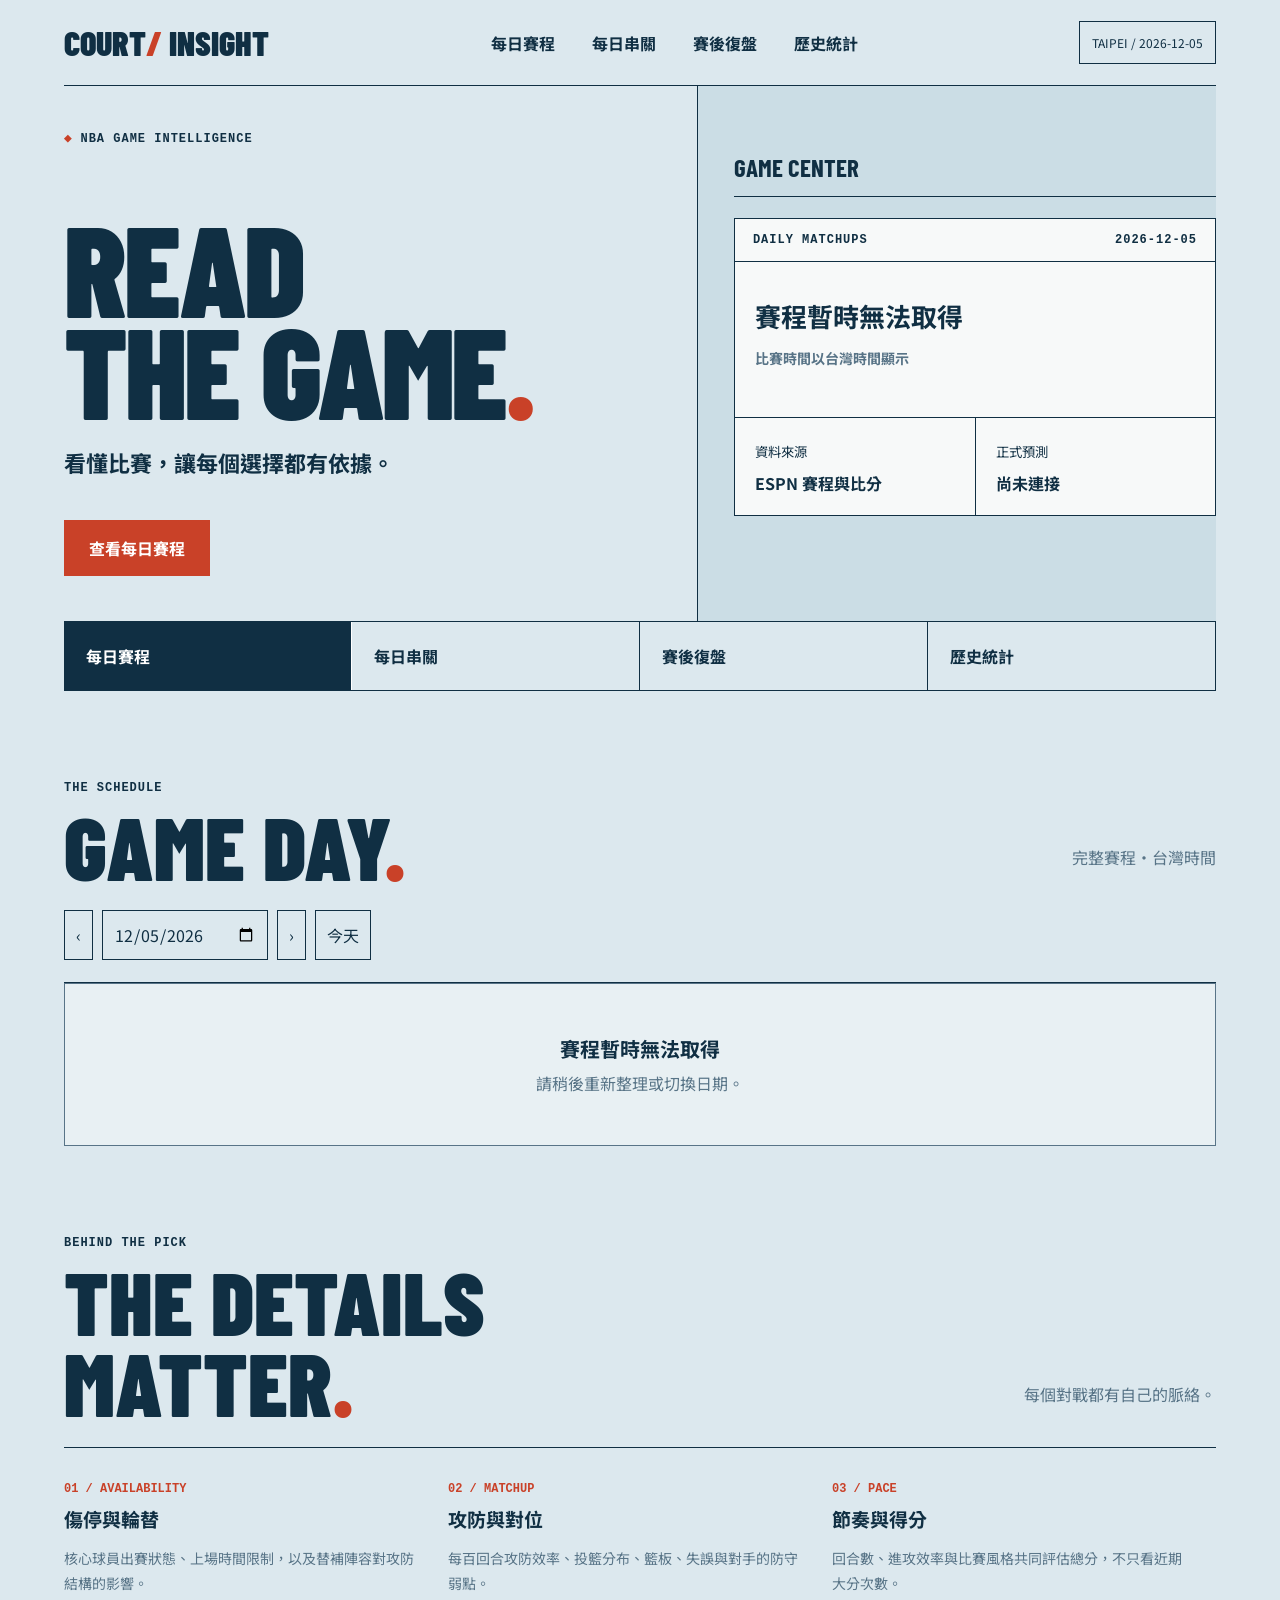
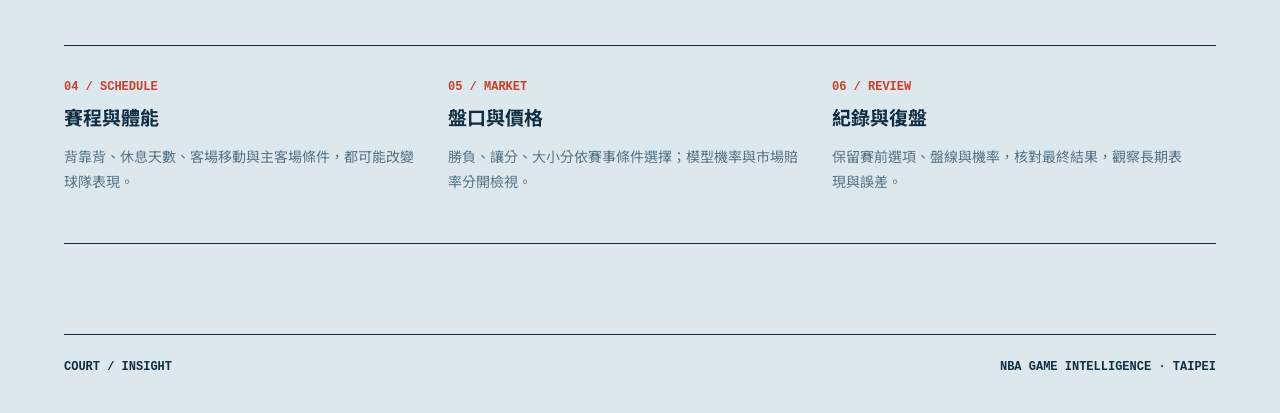
<file: nba-court/index.html>
<!doctype html><html lang="zh-Hant"><meta charset="utf-8"><meta name="viewport" content="width=device-width,initial-scale=1"><title>COURT / INSIGHT</title><style>@import url('https://fonts.googleapis.com/css2?family=Barlow+Condensed:wght@700;900&family=Noto+Sans+TC:wght@400;700;900&display=swap');*{box-sizing:border-box}body{margin:0;background:#dce8ee;color:#102f43;font-family:'Noto Sans TC',sans-serif}.wrap{max-width:1500px;padding:0 5%;margin:auto}header{height:86px;display:flex;align-items:center;justify-content:space-between;border-bottom:1px solid;gap:20px}.brand{font:900 34px 'Barlow Condensed'}em{color:#c94128;font-style:normal}nav{display:flex;gap:25px}button,input{font:inherit;color:inherit;cursor:pointer}nav button{border:0;background:none;font-weight:700}.clock{border:1px solid;padding:12px;font-size:12px}.hero{display:grid;grid-template-columns:1.1fr .9fr;border-bottom:1px solid}.left{padding:45px 5% 45px 0;border-right:1px solid}.tiny{font:700 12px monospace;letter-spacing:1px}.hero h1{font:900 clamp(75px,10vw,150px)/.8 'Barlow Condensed';letter-spacing:-3px;margin:70px 0 25px}.hero p{font-size:22px;font-weight:700}.primary{background:#c94128;color:white;border:0;padding:16px 25px;font-weight:700;margin-top:20px}.right{background:#cbdde5;padding:45px 0 35px 7%}.right h2{font:700 25px 'Barlow Condensed';border-bottom:1px solid;padding-bottom:14px}.card{margin-top:20px;background:#f7f9f9;border:1px solid}.cardtop{padding:14px 18px;border-bottom:1px solid;display:flex;justify-content:space-between}.cardbody{padding:35px 20px}.cardbody strong{font-size:26px}.cardbody p{color:#587487;font-size:14px}.grid{display:grid;grid-template-columns:1fr 1fr;border-top:1px solid}.grid div{padding:20px}.grid div+div{border-left:1px solid}.grid b{display:block;margin-top:9px}.tabs{display:grid;grid-template-columns:repeat(4,1fr);border-bottom:1px solid}.tabs button{padding:22px;text-align:left;background:transparent;border:0;border-right:1px solid;font-weight:700}.tabs button.active{background:#102f43;color:white}.content{padding:90px 0}.heading{display:flex;justify-content:space-between;align-items:end;margin-bottom:25px}.heading h2{font:900 clamp(55px,7vw,95px)/.9 'Barlow Condensed';margin:10px 0 0}.heading p{color:#587487}.controls{display:flex;gap:9px}.controls button,.controls input{border:1px solid;background:transparent;padding:11px}.games{margin-top:22px;border-top:1px solid}.game{display:grid;grid-template-columns:145px 1fr 95px 1fr 100px;align-items:center;gap:12px;border-bottom:1px solid;padding:22px 10px}.team{display:flex;align-items:center;gap:10px;font-size:19px;font-weight:900}.team.away{justify-content:flex-end;text-align:right}.team img{width:42px;height:42px;object-fit:contain}.score{text-align:center;font:700 28px 'Barlow Condensed'}.status{text-align:right;font-size:13px}.empty{padding:50px;border:1px solid;background:#e8f0f3;text-align:center;color:#587487}.empty strong{display:block;color:#102f43;font-size:20px;margin-bottom:8px}.factors{display:grid;grid-template-columns:repeat(3,1fr);border-top:1px solid}.factor{padding:25px 30px 35px 0;border-bottom:1px solid}.factor small{color:#c94128;font:700 12px monospace}.factor h3{margin:8px 0;font-size:19px}.factor p{line-height:1.8;color:#587487;font-size:14px;max-width:350px}footer{border-top:1px solid;padding:25px 0 40px;font:700 12px monospace;display:flex;justify-content:space-between}[hidden]{display:none!important}@media(max-width:800px){header{height:auto;flex-wrap:wrap;padding:18px 0}nav{order:3;width:100%;overflow:auto;white-space:nowrap}.hero{grid-template-columns:1fr}.left{border-right:0;padding:35px 0}.hero h1{margin:50px 0 25px}.right{padding:25px}.tabs{grid-template-columns:1fr 1fr}.tabs button{border-bottom:1px solid}.content{padding:65px 0}.heading{display:block}.game{grid-template-columns:1fr 55px 1fr}.date,.status{grid-column:1/4}.status{text-align:left}.team{font-size:14px}.team img{width:28px;height:28px}.factors{grid-template-columns:1fr}}dialog{max-width:850px;width:calc(100% - 32px);max-height:85vh;border:1px solid #102f43;padding:28px;background:#eef4f6;color:#102f43}dialog::backdrop{background:#071d2ba8}.dialog-head{display:flex;justify-content:space-between;border-bottom:1px solid;padding-bottom:15px}.dialog-head button{border:0;background:none;font-size:20px}.detail-title{font-weight:900;font-size:24px;margin:25px 0 10px}.detail-note{font-size:14px;color:#587487}.detail-table{border-top:1px solid;margin-top:25px}.detail-row{display:grid;grid-template-columns:1fr 1fr 1fr;gap:12px;padding:12px;border-bottom:1px solid #a7bdc7}.detail-columns{display:grid;grid-template-columns:1fr 1fr;gap:30px}.recent-row{display:flex;justify-content:space-between;border-bottom:1px solid #bccdd5;padding:10px 0;font-size:14px}.detail-warning{padding:20px;background:#dce8ee;margin-top:25px;font-size:14px}.detail-warning a{color:#a53522}.detail-button{border:1px solid #102f43;background:transparent;padding:6px;margin-top:8px;font-size:12px}@media(max-width:600px){.detail-columns{grid-template-columns:1fr}.detail-title{font-size:19px}}</style><body><div class="wrap"><header><div class="brand">COURT<em>/</em> INSIGHT</div><nav><button data-view="games">&#27599;&#26085;&#36093;&#31243;</button><button data-view="parlay">&#27599;&#26085;&#20018;&#38364;</button><button data-view="review">&#36093;&#24460;&#24489;&#30436;</button><button data-view="stats">&#27511;&#21490;&#32113;&#35336;</button></nav><div class="clock">TAIPEI / <span id="today"></span></div></header><section class="hero"><div class="left"><div class="tiny"><em>&#9670;</em> NBA GAME INTELLIGENCE</div><h1>READ<br>THE GAME<em>.</em></h1><p>&#30475;&#25026;&#27604;&#36093;&#65292;&#35731;&#27599;&#20491;&#36984;&#25799;&#37117;&#26377;&#20381;&#25818;&#12290;</p><button class="primary" id="explore">&#26597;&#30475;&#27599;&#26085;&#36093;&#31243;</button></div><div class="right"><h2>GAME CENTER</h2><div class="card"><div class="cardtop tiny"><span>DAILY MATCHUPS</span><span id="hero-date"></span></div><div class="cardbody"><strong id="hero-title">&#27491;&#22312;&#36617;&#20837;&#36093;&#31243;</strong><p>&#27604;&#36093;&#26178;&#38291;&#20197;&#21488;&#28771;&#26178;&#38291;&#39023;&#31034;</p></div><div class="grid"><div><small>&#36039;&#26009;&#20358;&#28304;</small><b>ESPN &#36093;&#31243;&#33287;&#27604;&#20998;</b></div><div><small>&#27491;&#24335;&#38928;&#28204;</small><b>&#23578;&#26410;&#36899;&#25509;</b></div></div></div></div></section><div class="tabs"><button data-view="games" class="active">&#27599;&#26085;&#36093;&#31243;</button><button data-view="parlay">&#27599;&#26085;&#20018;&#38364;</button><button data-view="review">&#36093;&#24460;&#24489;&#30436;</button><button data-view="stats">&#27511;&#21490;&#32113;&#35336;</button></div><main class="content" id="main"><div class="heading"><div><div class="tiny" id="kicker">THE SCHEDULE</div><h2 id="title">GAME DAY<em>.</em></h2></div><p id="subtitle">&#23436;&#25972;&#36093;&#31243;&#12539;&#21488;&#28771;&#26178;&#38291;</p></div><div id="games"><div class="controls"><button id="prev">&#8249;</button><input type="date" id="date" aria-label="&#36984;&#25799;&#26085;&#26399;"><button id="next">&#8250;</button><button id="now">&#20170;&#22825;</button></div><div id="list" class="games"></div></div><div id="parlay" hidden><div class="empty"><strong>&#23578;&#28961;&#27491;&#24335;&#20018;&#38364;</strong>&#27491;&#24335;&#38928;&#28204;&#36039;&#26009;&#36899;&#25509;&#24460;&#65292;&#39023;&#31034;&#27599;&#19968;&#38364;&#30340;&#36984;&#38917;&#33287;&#36064;&#29575;&#12290;</div></div><div id="review" hidden><div class="empty"><strong>&#23578;&#28961;&#24489;&#30436;&#32000;&#37636;</strong>&#20445;&#30041;&#21407;&#22987;&#38928;&#28204;&#33287;&#26368;&#32066;&#32080;&#26524;&#24460;&#65292;&#36880;&#38364;&#21576;&#29694;&#32080;&#31639;&#33287;&#22238;&#39015;&#12290;</div></div><div id="stats" hidden><div class="empty"><strong>&#23578;&#28961;&#27511;&#21490;&#36039;&#26009;</strong>&#32047;&#31309;&#24050;&#32080;&#31639;&#30340;&#27491;&#24335;&#32000;&#37636;&#24460;&#65292;&#39023;&#31034;&#29609;&#27861;&#34920;&#29694;&#33287;&#27231;&#29575;&#26657;&#28310;&#12290;</div></div></main><section class="content" style="padding-top:0"><div class="heading"><div><div class="tiny">BEHIND THE PICK</div><h2>THE DETAILS<br>MATTER<em>.</em></h2></div><p>&#27599;&#20491;&#23565;&#25136;&#37117;&#26377;&#33258;&#24049;&#30340;&#33032;&#32097;&#12290;</p></div><div class="factors"><article class="factor"><small>01 / AVAILABILITY</small><h3>&#20663;&#20572;&#33287;&#36650;&#26367;</h3><p>&#26680;&#24515;&#29699;&#21729;&#20986;&#36093;&#29376;&#24907;&#12289;&#19978;&#22580;&#26178;&#38291;&#38480;&#21046;&#65292;&#20197;&#21450;&#26367;&#35036;&#38499;&#23481;&#23565;&#25915;&#38450;&#32080;&#27083;&#30340;&#24433;&#38911;&#12290;</p></article><article class="factor"><small>02 / MATCHUP</small><h3>&#25915;&#38450;&#33287;&#23565;&#20301;</h3><p>&#27599;&#30334;&#22238;&#21512;&#25915;&#38450;&#25928;&#29575;&#12289;&#25237;&#31811;&#20998;&#24067;&#12289;&#31811;&#26495;&#12289;&#22833;&#35492;&#33287;&#23565;&#25163;&#30340;&#38450;&#23432;&#24369;&#40670;&#12290;</p></article><article class="factor"><small>03 / PACE</small><h3>&#31680;&#22863;&#33287;&#24471;&#20998;</h3><p>&#22238;&#21512;&#25976;&#12289;&#36914;&#25915;&#25928;&#29575;&#33287;&#27604;&#36093;&#39080;&#26684;&#20849;&#21516;&#35413;&#20272;&#32317;&#20998;&#65292;&#19981;&#21482;&#30475;&#36817;&#26399;&#22823;&#20998;&#27425;&#25976;&#12290;</p></article><article class="factor"><small>04 / SCHEDULE</small><h3>&#36093;&#31243;&#33287;&#39636;&#33021;</h3><p>&#32972;&#38752;&#32972;&#12289;&#20241;&#24687;&#22825;&#25976;&#12289;&#23458;&#22580;&#31227;&#21205;&#33287;&#20027;&#23458;&#22580;&#26781;&#20214;&#65292;&#37117;&#21487;&#33021;&#25913;&#35722;&#29699;&#38538;&#34920;&#29694;&#12290;</p></article><article class="factor"><small>05 / MARKET</small><h3>&#30436;&#21475;&#33287;&#20729;&#26684;</h3><p>&#21213;&#36000;&#12289;&#35731;&#20998;&#12289;&#22823;&#23567;&#20998;&#20381;&#36093;&#20107;&#26781;&#20214;&#36984;&#25799;&#65307;&#27169;&#22411;&#27231;&#29575;&#33287;&#24066;&#22580;&#36064;&#29575;&#20998;&#38283;&#27298;&#35222;&#12290;</p></article><article class="factor"><small>06 / REVIEW</small><h3>&#32000;&#37636;&#33287;&#24489;&#30436;</h3><p>&#20445;&#30041;&#36093;&#21069;&#36984;&#38917;&#12289;&#30436;&#32218;&#33287;&#27231;&#29575;&#65292;&#26680;&#23565;&#26368;&#32066;&#32080;&#26524;&#65292;&#35264;&#23519;&#38263;&#26399;&#34920;&#29694;&#33287;&#35492;&#24046;&#12290;</p></article></div></section><footer><span>COURT / INSIGHT</span><span>NBA GAME INTELLIGENCE &#183; TAIPEI</span></footer></div><script>
const $=s=>document.querySelector(s),tz='Asia/Taipei',iso=x=>new Intl.DateTimeFormat('en-CA',{timeZone:tz,year:'numeric',month:'2-digit',day:'2-digit'}).format(x);$('#date').value=iso(new Date());$('#today').textContent=iso(new Date());const esc=s=>String(s??'').replace(/[&<>\"']/g,c=>({'&':'&amp;','<':'&lt;','>':'&gt;','\"':'&quot;',"'":'&#39;'}[c]));function shift(n){let a=$('#date').value.split('-').map(Number),x=new Date(Date.UTC(a[0],a[1]-1,a[2]+n,12));$('#date').value=x.toISOString().slice(0,10);load()}$('#prev').onclick=()=>shift(-1);$('#next').onclick=()=>shift(1);$('#now').onclick=()=>{$('#date').value=iso(new Date());load()};$('#date').onchange=load;const views={games:['THE SCHEDULE','GAME DAY','\u5b8c\u6574\u8cfd\u7a0b\u30fb\u53f0\u7063\u6642\u9593'],parlay:['THE SELECTIONS','PARLAYS','\u6bcf\u65e5\u4e32\u95dc'],review:['THE REVIEW','GAME REVIEW','\u9010\u95dc\u7d00\u9304\u30fb\u8cfd\u5f8c\u5fa9\u76e4'],stats:['THE RECORD','THE NUMBERS','\u6b77\u53f2\u7d71\u8a08\u30fb\u9577\u671f\u8ffd\u8e64']};function view(v){document.querySelectorAll('[data-view]').forEach(x=>x.classList.toggle('active',x.dataset.view===v));Object.keys(views).forEach(x=>$('#'+x).hidden=x!==v);$('#kicker').textContent=views[v][0];$('#title').innerHTML=views[v][1]+'<em>.</em>';$('#subtitle').textContent=views[v][2]}
</script><script>
document.querySelectorAll('[data-view]').forEach(x=>x.onclick=()=>{view(x.dataset.view);$('#main').scrollIntoView({behavior:'smooth'})});$('#explore').onclick=()=>{view('games');$('#main').scrollIntoView({behavior:'smooth'})};
async function load(){let day=$('#date').value;$('#list').innerHTML='<div class="empty">\u6b63\u5728\u8f09\u5165\u8cfd\u7a0b\u2026</div>';$('#hero-date').textContent=day;try{let x=new Date(day+'T12:00:00Z'),before=new Date(x.getTime()-864e5),after=new Date(x.getTime()+864e5),fmt=t=>t.toISOString().slice(0,10).replaceAll('-','');let results=await Promise.all([before,x,after].map(async d=>{let res=await fetch('https://nba-court-data.onrender.com/api/scoreboard?dates='+fmt(d));if(!res.ok)throw Error('scoreboard unavailable');return res.json()}));let all=results.flatMap(d=>d.events||[]),unique=[...new Map(all.map(e=>[e.id,e])).values()],ev=unique.filter(e=>iso(new Date(e.date))===day).sort((a,b)=>new Date(a.date)-new Date(b.date));$('#hero-title').textContent=ev.length?ev.length+' \u5834 NBA \u8cfd\u4e8b':'\u7576\u65e5\u7121\u8cfd\u4e8b';if(!ev.length){$('#list').innerHTML='<div class="empty"><strong>\u7576\u65e5\u6c92\u6709\u8cfd\u4e8b</strong>\u53ef\u5207\u63db\u65e5\u671f\u67e5\u770b\u5176\u4ed6\u8cfd\u7a0b\u3002</div>';return}$('#list').innerHTML=ev.map(e=>{let c=e.competitions[0],h=c.competitors.find(t=>t.homeAway==='home'),a=c.competitors.find(t=>t.homeAway==='away'),state=e.status.type.state,tm=new Intl.DateTimeFormat('zh-TW',{timeZone:tz,hour:'2-digit',minute:'2-digit',hour12:false}).format(new Date(e.date)),score=state==='pre'?'VS':esc(a.score)+' : '+esc(h.score),st=state==='post'?'\u5df2\u7d50\u675f':state==='in'?'\u9032\u884c\u4e2d':'\u672a\u958b\u8cfd';return '<div class="game"><div class="date">'+esc(day)+'<br>'+tm+'</div><div class="team away"><span>'+esc(a.team.displayName)+'</span><img src="'+esc(a.team.logo)+'" alt=""></div><div class="score">'+score+'</div><div class="team"><img src="'+esc(h.team.logo)+'" alt=""><span>'+esc(h.team.displayName)+'</span></div><div class="status">'+st+'<br><button class="detail-button" data-game-id="'+esc(e.id)+'">\u6bd4\u8cfd\u8a73\u60c5</button></div></div>'}).join('')}catch(e){$('#hero-title').textContent='\u8cfd\u7a0b\u66ab\u6642\u7121\u6cd5\u53d6\u5f97';$('#list').innerHTML='<div class="empty"><strong>\u8cfd\u7a0b\u66ab\u6642\u7121\u6cd5\u53d6\u5f97</strong>\u8acb\u7a0d\u5f8c\u91cd\u65b0\u6574\u7406\u6216\u5207\u63db\u65e5\u671f\u3002</div>'}}load();
</script><script>/* All calculations use only completed games before the selected tip-off. */
const nbaBase = 'https://nba-court-data.onrender.com/api';
const scheduleCache = new Map();
async function teamHistory(id, tip) {
  const season = new Date(tip).getUTCFullYear() + (new Date(tip).getUTCMonth() >= 6 ? 1 : 0);
  const key = id + ':' + season;
  if (!scheduleCache.has(key)) {
    const response = await fetch(nbaBase + '/teams/' + encodeURIComponent(id) + '/schedule?season=' + season);
    if (!response.ok) throw new Error('team schedule unavailable');
    const json = await response.json();
    scheduleCache.set(key, json.events || []);
  }
  return scheduleCache.get(key).filter(e => {
    const c = e.competitions && e.competitions[0];
    return c && c.status && c.status.type && c.status.type.completed && new Date(e.date) < new Date(tip);
  }).sort((a,b)=>new Date(b.date)-new Date(a.date));
}
function summarizeHistory(events, id) {
  const rows = events.slice(0,10).map(e => {
    const c=e.competitions[0], me=c.competitors.find(x=>String(x.team.id)===String(id));
    const op=c.competitors.find(x=>String(x.team.id)!==String(id));
    const score=x=>Number(typeof x.score==='object'?x.score.value:x.score);
    return me && op ? {date:e.date, opponent:op.team.displayName, pf:score(me),pa:score(op),home:me.homeAway==='home'} : null;
  }).filter(x=>x&&Number.isFinite(x.pf)&&Number.isFinite(x.pa));
  const mean=k=>rows.length ? rows.reduce((n,r)=>n+r[k],0)/rows.length : null;
  return {rows, wins:rows.filter(x=>x.pf>x.pa).length,pf:mean('pf'),pa:mean('pa')};
}
function safeText(v){return String(v??'').replace(/[&<>"']/g,c=>({'&':'&amp;','<':'&lt;','>':'&gt;','"':'&quot;',"'":'&#39;'}[c]));}
function showAnalysis(message) {
  let dialog=document.querySelector('#analysis-dialog');
  if(!dialog){dialog=document.createElement('dialog');dialog.id='analysis-dialog';dialog.innerHTML='<div class="dialog-head"><strong>\u6bd4\u8cfd\u8a73\u60c5</strong><button id="analysis-close" aria-label="\u95dc\u9589">\u2715</button></div><div id="analysis-body"></div>';document.body.appendChild(dialog);dialog.querySelector('#analysis-close').onclick=()=>dialog.close();dialog.addEventListener('click',e=>{if(e.target===dialog)dialog.close()})}
  dialog.querySelector('#analysis-body').innerHTML=message;
  if(!dialog.open)dialog.showModal();
}
async function inspectGame(id) {
  showAnalysis('<p>\u6b63\u5728\u53d6\u5f97\u7403\u968a\u8cc7\u6599\u2026</p>');
  try {
    const r=await fetch(nbaBase+'/summary?event='+encodeURIComponent(id));if(!r.ok)throw Error();
    const data=await r.json(), c=data.header.competitions[0];
    const h=c.competitors.find(x=>x.homeAway==='home'),a=c.competitors.find(x=>x.homeAway==='away'),tip=c.date||data.header.competitions[0].date;
    const histories=await Promise.all([teamHistory(a.team.id,tip),teamHistory(h.team.id,tip)]);
    const ah=summarizeHistory(histories[0],a.team.id),hh=summarizeHistory(histories[1],h.team.id);
    const row=(label,one,two)=>'<div class="detail-row"><span>'+safeText(label)+'</span><b>'+safeText(one)+'</b><b>'+safeText(two)+'</b></div>';
    const fmt=n=>n==null?'\u2014':n.toFixed(1);
    const rest=hist=>hist.length?Math.max(0,Math.floor((new Date(tip)-new Date(hist[0].date))/86400000))+' \u5929':'\u2014';
    const recent=hist=>hist.rows.map(x=>'<div class="recent-row"><span>'+safeText(new Intl.DateTimeFormat('zh-TW',{timeZone:'Asia/Taipei',month:'2-digit',day:'2-digit'}).format(new Date(x.date)))+'\u3000'+safeText(x.opponent)+'</span><b>'+x.pf+' : '+x.pa+'</b></div>').join('')||'<p>\u8cc7\u6599\u4e0d\u8db3</p>';
    const injuryLink='https://official.nba.com/nba-injury-report-2026-27-season/';
    let html='<div class="detail-title">'+safeText(a.team.displayName)+' <em>VS</em> '+safeText(h.team.displayName)+'</div><p class="detail-note">\u4ee5\u4e0b\u6578\u64da\u53ea\u63a1\u7528\u958b\u8cfd\u524d\u5df2\u7d50\u675f\u7684\u6bd4\u8cfd\uff0c\u6700\u591a\u8fd1 10 \u5834\u3002</p>';
    const venue=data.gameInfo?.venue; if(venue?.fullName)html+='<p class="detail-note">&#22580;&#39208; / '+safeText(venue.fullName)+(venue.address?.city?' \u00b7 '+safeText(venue.address.city):'')+'</p>';
    if(new Date(tip)>new Date() && Array.isArray(data.injuries) && data.injuries.some(g=>g.injuries?.length)){
      const injuryStatus={Out:'\u7f3a\u9663', 'Day-To-Day':'\u6bcf\u65e5\u89c0\u5bdf',Questionable:'\u51fa\u8cfd\u6210\u7591',Doubtful:'\u51fa\u8cfd\u6a5f\u7387\u4f4e',Probable:'\u53ef\u80fd\u51fa\u8cfd'};
      html+='<div class="detail-warning"><b>\u8cfd\u524d\u50b7\u505c</b>'+data.injuries.map(g=>'<p><strong>'+safeText(g.team?.displayName||'')+'</strong><br>'+((g.injuries||[]).map(p=>safeText(p.athlete?.displayName||'')+' \u00b7 '+safeText(injuryStatus[p.status]||p.status||'\u672a\u660e')).join('<br>')||'\u8cc7\u6599\u4e0d\u8db3')+'</p>').join('')+'<small>ESPN \u50b7\u505c\u8cc7\u8a0a\uff0c\u53ef\u80fd\u96a8\u6642\u8b8a\u52d5</small></div>';
    }
    html+='<div class="detail-table">'+row('\u7403\u968a','\u5ba2\u968a','\u4e3b\u968a')+row('\u8fd1\u6cc1\u52dd\u5834',ah.wins+' / '+ah.rows.length,hh.wins+' / '+hh.rows.length)+row('\u5e73\u5747\u5f97\u5206',fmt(ah.pf),fmt(hh.pf))+row('\u5e73\u5747\u5931\u5206',fmt(ah.pa),fmt(hh.pa))+row('\u8ddd\u4e0a\u5834',rest(histories[0]),rest(histories[1]))+'</div>';
    html+='<div class="detail-columns"><section><h3>\u5ba2\u968a\u8fd1\u671f\u8cfd\u679c</h3>'+recent(ah)+'</section><section><h3>\u4e3b\u968a\u8fd1\u671f\u8cfd\u679c</h3>'+recent(hh)+'</section></div>';
    html+='<div class="detail-warning"><b>\u8cfd\u524d\u8b8a\u6578</b><p>\u8f2a\u66ff\u3001\u76e4\u53e3\u8207\u8ce0\u7387\u5c1a\u672a\u5b8c\u6210\u81ea\u52d5\u6838\u5c0d\uff1b\u8fd1\u6cc1\u6578\u64da\u4e0d\u4ee3\u8868\u52dd\u7387\uff0c\u8cc7\u6599\u4e0d\u8db3\u6642\u4e0d\u7522\u751f\u63a8\u85a6\u3002</p><a href="'+injuryLink+'" target="_blank" rel="noopener noreferrer">NBA \u5b98\u65b9\u50b7\u5175\u5831\u544a</a></div>';
    showAnalysis(html);
  } catch(e) {showAnalysis('<div class="empty"><strong>\u6bd4\u8cfd\u8a73\u60c5\u66ab\u6642\u7121\u6cd5\u53d6\u5f97</strong>\u8cc7\u6599\u4f86\u6e90\u53ef\u80fd\u66ab\u6642\u7121\u6cd5\u9023\u7dda\uff0c\u8acb\u7a0d\u5f8c\u91cd\u8a66\u3002</div>')}
}
document.addEventListener('click',e=>{
  const button=e.target.closest('[data-game-id]');
  if(button)inspectGame(button.dataset.gameId);
});
</script></body></html>
</file>
